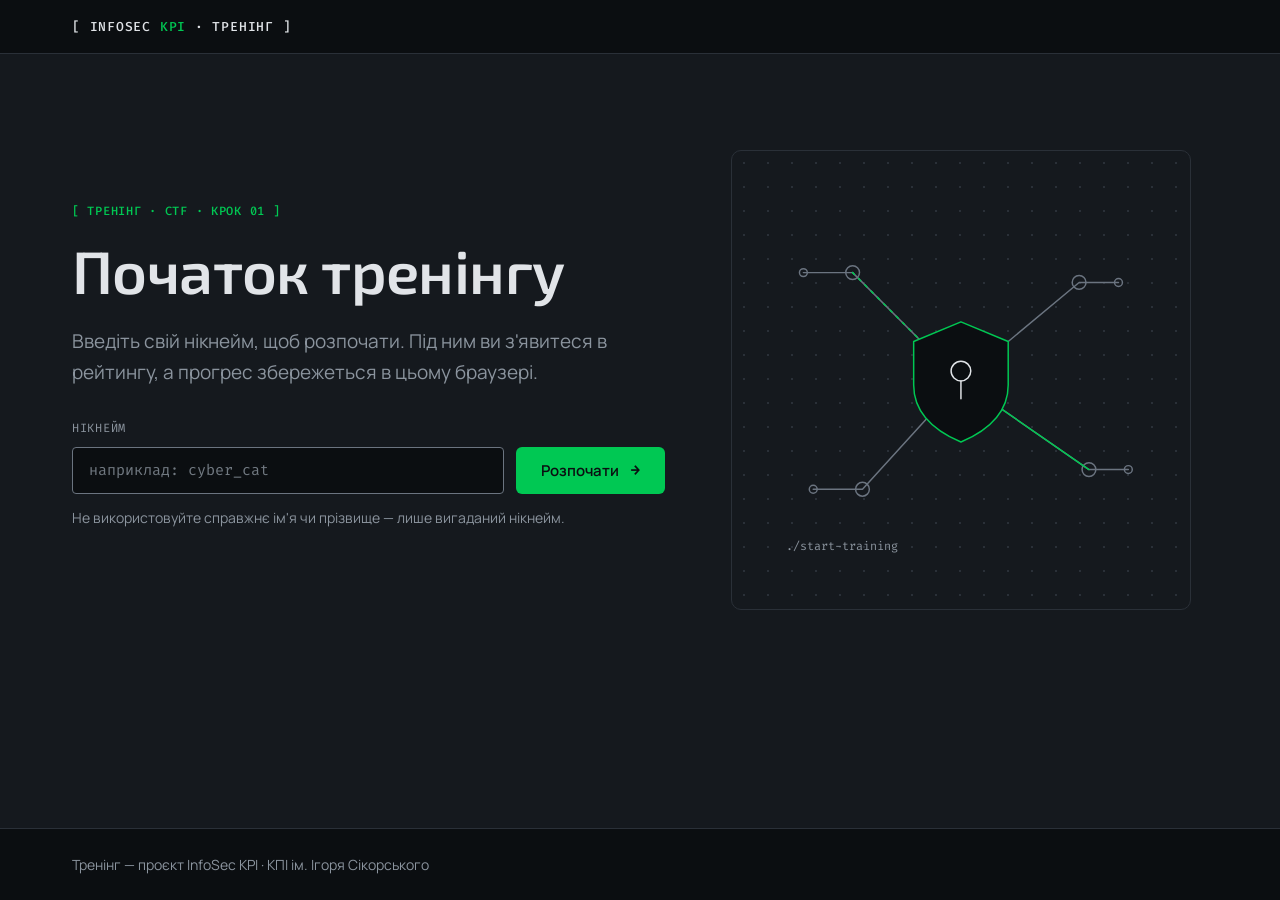
<file: index.html>
<!doctype html>
<html lang="uk" data-theme="team">
<head>
  <meta charset="utf-8">
  <meta name="viewport" content="width=device-width, initial-scale=1">
  <title>Початок тренінгу — InfoSec KPI</title>
  <meta name="description" content="Навчальний тренінг з кібербезпеки: веб-безпека, криптографія, криміналістика, реверс.">
  <link rel="icon" href="data:image/svg+xml,%3Csvg xmlns='http://www.w3.org/2000/svg' viewBox='0 0 32 32'%3E%3Crect width='32' height='32' rx='6' fill='%230B0E11'/%3E%3Cpath d='M11 8H8v16h3M21 8h3v16h-3' fill='none' stroke='%2300C853' stroke-width='2.5'/%3E%3C/svg%3E">
  <link rel="preconnect" href="https://fonts.googleapis.com">
  <link rel="preconnect" href="https://fonts.gstatic.com" crossorigin>
  <link href="https://fonts.googleapis.com/css2?family=Exo+2:wght@500;600&family=Fira+Code:wght@400;500&family=Manrope:wght@400;600&display=swap" rel="stylesheet">
  <link rel="stylesheet" href="css/style.css">
</head>
<body data-page="index">
  <a class="skip" href="#main">До змісту</a>
  <header class="isk-nav">
    <div class="container isk-nav__in">
      <a class="isk-nav__brand" href="index.html">[ INFOSEC <b>KPI</b> · ТРЕНІНГ ]</a>
      <div class="isk-nav__tools" id="nav-tools"></div>
    </div>
  </header>

  <main id="main" class="container">
    <section class="isk-hero">
      <div>
        <p class="eyebrow">[ ТРЕНІНГ · CTF · КРОК 01 ]</p>
        <h1 class="isk-hero__title">Початок тренінгу</h1>
        <p class="isk-hero__lead">Введіть свій нікнейм, щоб розпочати. Під ним ви з'явитеся в рейтингу, а прогрес збережеться в цьому браузері.</p>

        <form id="nick-form" novalidate>
          <label class="field-label" for="nick">Нікнейм</label>
          <div class="row">
            <input class="input" id="nick" name="nick" type="text" placeholder="наприклад: cyber_cat" autocomplete="off" autocapitalize="off" spellcheck="false" maxlength="20" aria-describedby="nick-help nick-error" required>
            <button class="isk-btn isk-btn--primary" type="submit">Розпочати <span class="isk-btn__arrow">→</span></button>
          </div>
          <p class="help" id="nick-help">Не використовуйте справжнє ім'я чи прізвище — лише вигаданий нікнейм.</p>
          <p class="err" id="nick-error" role="alert"></p>
        </form>

        <p id="continue" hidden class="help">Ви вже входили як <b id="continue-nick"></b>. <a href="modules.html">Продовжити →</a></p>
        <noscript><p class="err">Для роботи платформи потрібен JavaScript.</p></noscript>
      </div>

      <div class="isk-hero__art" aria-hidden="true">
        <svg viewBox="0 0 400 400" fill="none" stroke-linecap="round" stroke-linejoin="round">
          <g stroke="var(--border-strong)" stroke-width="1.5">
            <path d="M200 200L90 90M200 200L320 100M200 200L330 290M200 200L100 310M90 90H40M320 100h40M330 290h40M100 310H50"/>
            <circle cx="90" cy="90" r="7"/><circle cx="320" cy="100" r="7"/><circle cx="330" cy="290" r="7"/><circle cx="100" cy="310" r="7"/>
            <circle cx="40" cy="90" r="4"/><circle cx="360" cy="100" r="4"/><circle cx="370" cy="290" r="4"/><circle cx="50" cy="310" r="4"/>
          </g>
          <path d="M200 200L330 290" stroke="var(--accent)" stroke-width="1.5"/>
          <path d="M200 200L90 90" stroke="var(--accent)" stroke-width="1.5" stroke-dasharray="3 6"/>
          <path d="M200 140l48 20v44c0 28-20 46-48 58-28-12-48-30-48-58v-44z" fill="var(--surface)" stroke="var(--accent)" stroke-width="1.5"/>
          <circle cx="200" cy="190" r="10" stroke="var(--text)" stroke-width="1.5"/>
          <path d="M200 200v18" stroke="var(--text)" stroke-width="1.5"/>
          <text x="22" y="372" font-family="Fira Code, monospace" font-size="12" fill="var(--text-muted)" stroke="none">./start-training</text>
        </svg>
      </div>
    </section>
  </main>

  <footer class="foot"><div class="container">Тренінг — проєкт InfoSec KPI · КПІ ім. Ігоря Сікорського</div></footer>

  <script src="js/config.js"></script>
  <script src="js/data.js"></script>
  <script src="js/hashes.js"></script>
  <script src="js/app.js"></script>
</body>
</html>
</file>
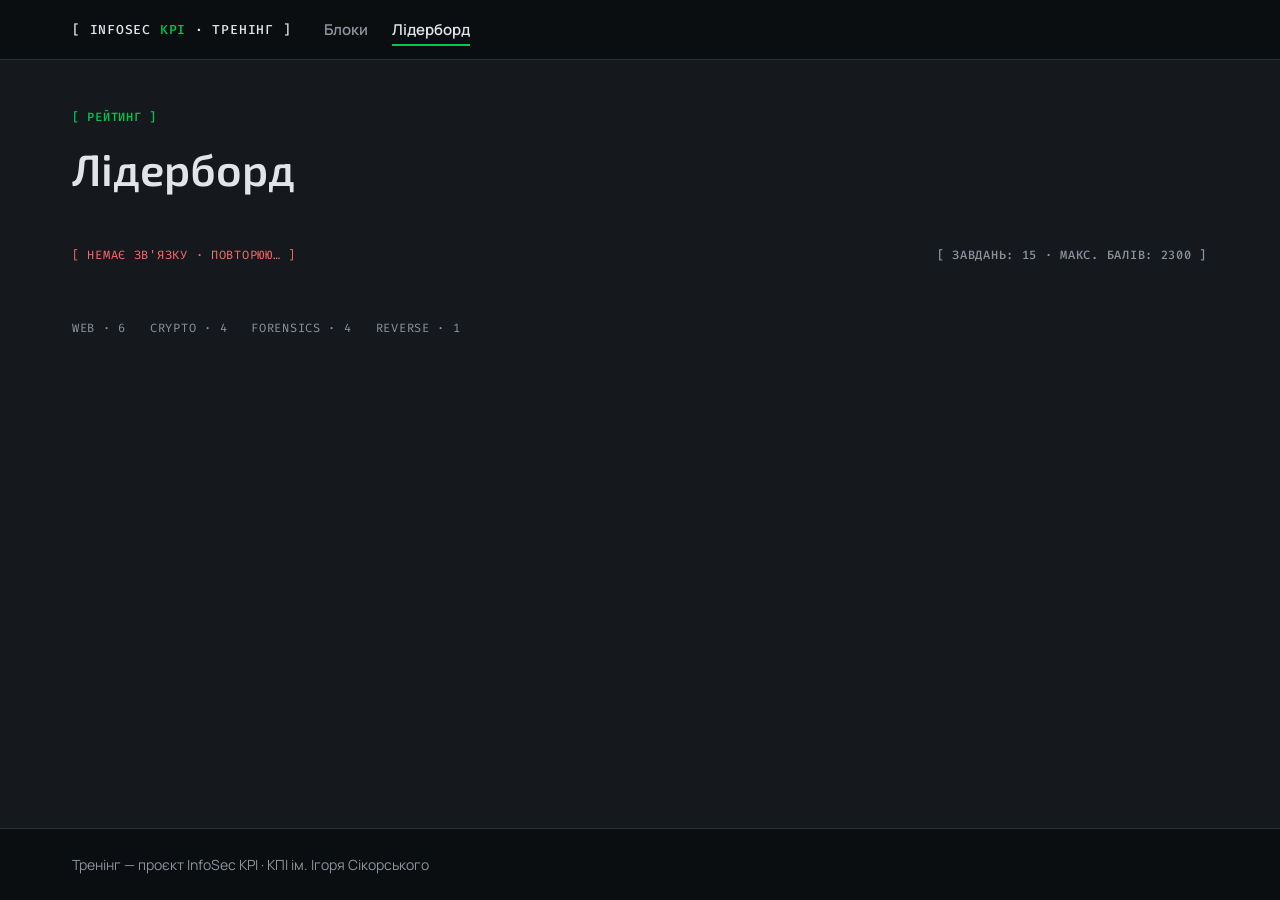
<file: leaderboard.html>
<!doctype html>
<html lang="uk" data-theme="team">
<head>
  <meta charset="utf-8">
  <meta name="viewport" content="width=device-width, initial-scale=1">
  <title>Лідерборд — InfoSec KPI</title>
  <meta name="description" content="Рейтинг учасників тренінгу: бали й прогрес по завданнях.">
  <link rel="icon" href="data:image/svg+xml,%3Csvg xmlns='http://www.w3.org/2000/svg' viewBox='0 0 32 32'%3E%3Crect width='32' height='32' rx='6' fill='%230B0E11'/%3E%3Cpath d='M11 8H8v16h3M21 8h3v16h-3' fill='none' stroke='%2300C853' stroke-width='2.5'/%3E%3C/svg%3E">
  <link rel="preconnect" href="https://fonts.googleapis.com">
  <link rel="preconnect" href="https://fonts.gstatic.com" crossorigin>
  <link href="https://fonts.googleapis.com/css2?family=Exo+2:wght@500;600&family=Fira+Code:wght@400;500&family=Manrope:wght@400;600&display=swap" rel="stylesheet">
  <link rel="stylesheet" href="css/style.css">
</head>
<body data-page="leaderboard">
  <a class="skip" href="#main">До змісту</a>
  <header class="isk-nav">
    <div class="container isk-nav__in">
      <a class="isk-nav__brand" href="index.html">[ INFOSEC <b>KPI</b> · ТРЕНІНГ ]</a>
      <ul class="isk-nav__links">
        <li><a class="isk-nav__link" href="modules.html">Блоки</a></li>
        <li><a class="isk-nav__link" href="leaderboard.html" aria-current="page">Лідерборд</a></li>
      </ul>
      <div class="isk-nav__tools" id="nav-tools"></div>
    </div>
  </header>

  <main id="main" class="container section">
    <div class="section__head">
      <p class="eyebrow" id="lb-eyebrow">[ РЕЙТИНГ ]</p>
      <h1 class="h1">Лідерборд</h1>
    </div>
    <div class="lb-bar">
      <span class="lb-status" id="lb-status" role="status" aria-live="polite">[ ЗАВАНТАЖЕННЯ… ]</span>
      <span class="isk-label isk-label--bare" id="lb-total"></span>
    </div>
    <ol class="lb" id="lb"></ol>
    <div class="lb-legend" id="lb-legend"></div>
    <noscript><p class="err">Для роботи платформи потрібен JavaScript.</p></noscript>
  </main>

  <footer class="foot"><div class="container">Тренінг — проєкт InfoSec KPI · КПІ ім. Ігоря Сікорського</div></footer>

  <script src="js/config.js"></script>
  <script src="js/data.js"></script>
  <script src="js/app.js"></script>
  <script src="js/leaderboard.js"></script>
</body>
</html>
</file>
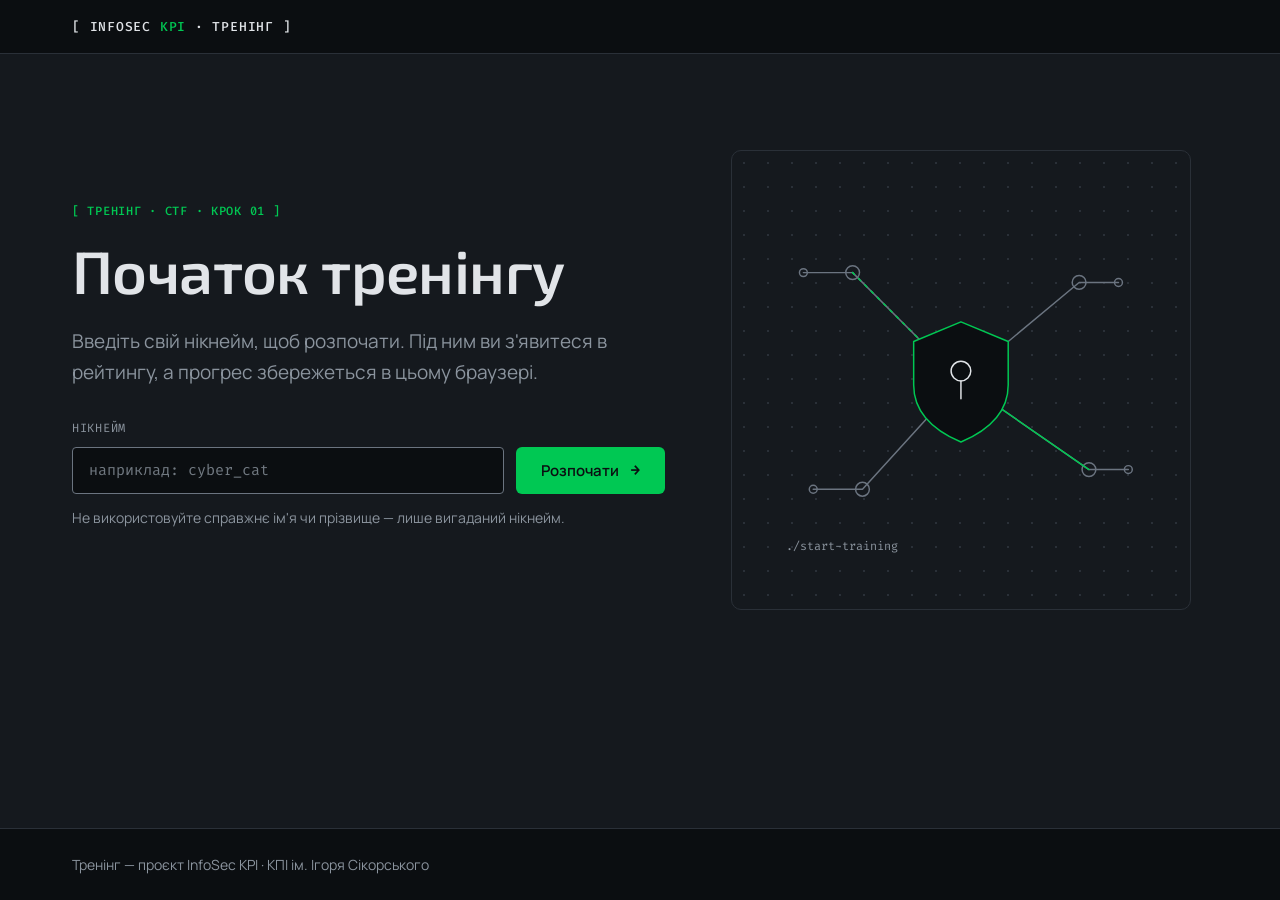
<file: module.html>
<!doctype html>
<html lang="uk" data-theme="team">
<head>
  <meta charset="utf-8">
  <meta name="viewport" content="width=device-width, initial-scale=1">
  <title>Блок — InfoSec KPI</title>
  <meta name="description" content="Завдання блоку: введіть знайдені прапори.">
  <link rel="icon" href="data:image/svg+xml,%3Csvg xmlns='http://www.w3.org/2000/svg' viewBox='0 0 32 32'%3E%3Crect width='32' height='32' rx='6' fill='%230B0E11'/%3E%3Cpath d='M11 8H8v16h3M21 8h3v16h-3' fill='none' stroke='%2300C853' stroke-width='2.5'/%3E%3C/svg%3E">
  <link rel="preconnect" href="https://fonts.googleapis.com">
  <link rel="preconnect" href="https://fonts.gstatic.com" crossorigin>
  <link href="https://fonts.googleapis.com/css2?family=Exo+2:wght@500;600&family=Fira+Code:wght@400;500&family=Manrope:wght@400;600&display=swap" rel="stylesheet">
  <link rel="stylesheet" href="css/style.css">
</head>
<body data-page="module">
  <a class="skip" href="#main">До змісту</a>
  <header class="isk-nav">
    <div class="container isk-nav__in">
      <a class="isk-nav__brand" href="index.html">[ INFOSEC <b>KPI</b> · ТРЕНІНГ ]</a>
      <ul class="isk-nav__links">
        <li><a class="isk-nav__link" href="modules.html" aria-current="page">Блоки</a></li>
        <li><a class="isk-nav__link" href="leaderboard.html">Лідерборд</a></li>
      </ul>
      <div class="isk-nav__tools" id="nav-tools"></div>
    </div>
  </header>

  <main id="main" class="container narrow section">
    <div id="module-root"></div>
    <noscript><p class="err">Для роботи платформи потрібен JavaScript.</p></noscript>
  </main>

  <footer class="foot"><div class="container">Тренінг — проєкт InfoSec KPI · КПІ ім. Ігоря Сікорського</div></footer>

  <script src="js/config.js"></script>
  <script src="js/data.js"></script>
  <script src="js/hashes.js"></script>
  <script src="js/app.js"></script>
</body>
</html>
</file>
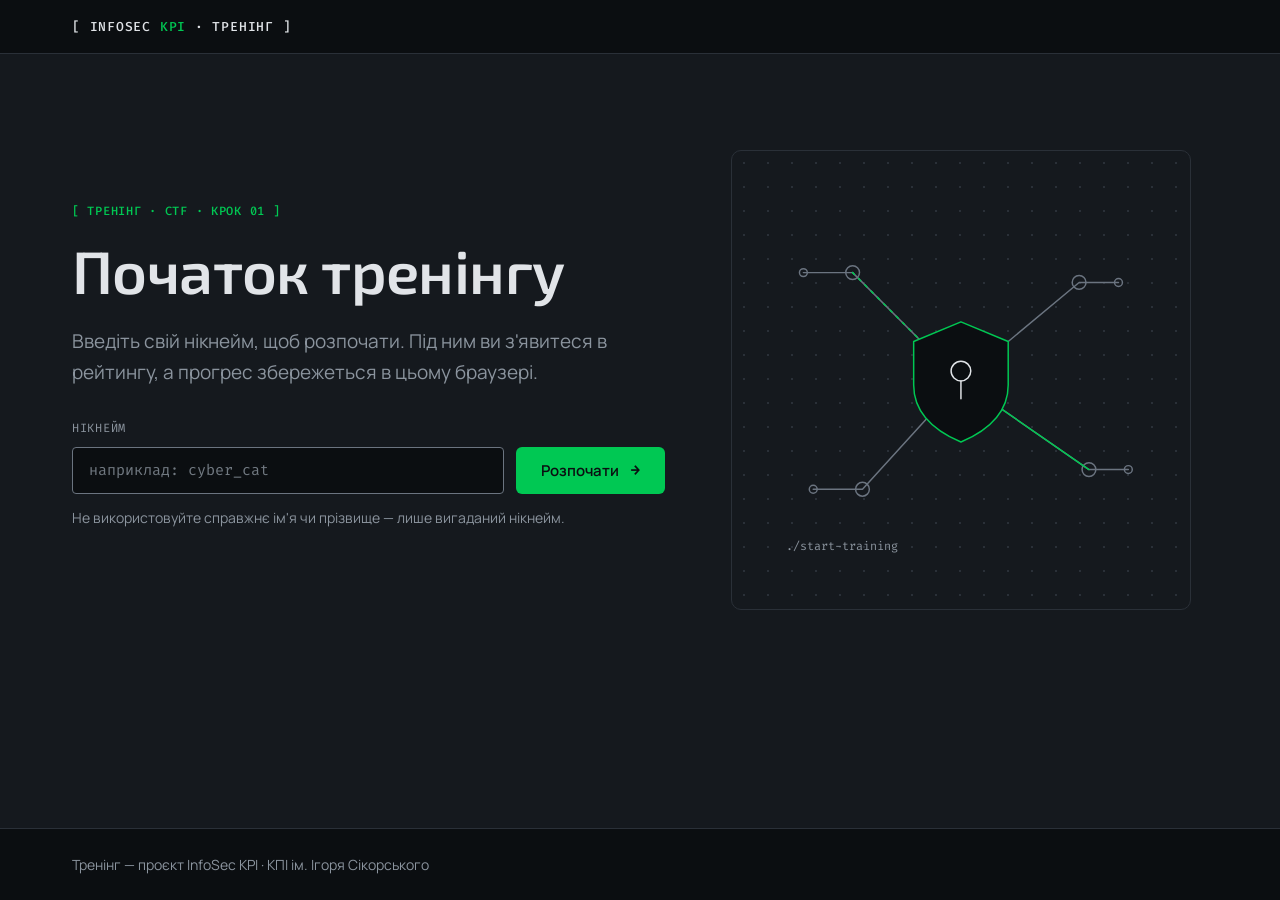
<file: modules.html>
<!doctype html>
<html lang="uk" data-theme="team">
<head>
  <meta charset="utf-8">
  <meta name="viewport" content="width=device-width, initial-scale=1">
  <title>Блоки завдань — InfoSec KPI</title>
  <meta name="description" content="Оберіть блок: веб-безпека, криптографія, криміналістика, реверс.">
  <link rel="icon" href="data:image/svg+xml,%3Csvg xmlns='http://www.w3.org/2000/svg' viewBox='0 0 32 32'%3E%3Crect width='32' height='32' rx='6' fill='%230B0E11'/%3E%3Cpath d='M11 8H8v16h3M21 8h3v16h-3' fill='none' stroke='%2300C853' stroke-width='2.5'/%3E%3C/svg%3E">
  <link rel="preconnect" href="https://fonts.googleapis.com">
  <link rel="preconnect" href="https://fonts.gstatic.com" crossorigin>
  <link href="https://fonts.googleapis.com/css2?family=Exo+2:wght@500;600&family=Fira+Code:wght@400;500&family=Manrope:wght@400;600&display=swap" rel="stylesheet">
  <link rel="stylesheet" href="css/style.css">
</head>
<body data-page="modules">
  <a class="skip" href="#main">До змісту</a>
  <header class="isk-nav">
    <div class="container isk-nav__in">
      <a class="isk-nav__brand" href="index.html">[ INFOSEC <b>KPI</b> · ТРЕНІНГ ]</a>
      <ul class="isk-nav__links">
        <li><a class="isk-nav__link" href="modules.html" aria-current="page">Блоки</a></li>
        <li><a class="isk-nav__link" href="leaderboard.html">Лідерборд</a></li>
      </ul>
      <div class="isk-nav__tools" id="nav-tools"></div>
    </div>
  </header>

  <main id="main" class="container section">
    <div class="section__head">
      <p class="eyebrow" id="overall">[ ПРОГРЕС: 0/0 ]</p>
      <h1 class="h1">Оберіть блок</h1>
      <p class="lead">Кожен блок — окрема тема з власними завданнями. Проходьте їх у будь-якому порядку.</p>
    </div>
    <div class="progress progress--total" role="group" aria-label="Загальний прогрес">
      <span class="isk-label isk-label--bare" id="overall-pts">[ БАЛИ: 0/0 ]</span>
      <div class="progress__bar"><div class="progress__fill" id="overall-fill"></div></div>
    </div>
    <div class="grid" id="modules"></div>
    <noscript><p class="err">Для роботи платформи потрібен JavaScript.</p></noscript>
  </main>

  <footer class="foot"><div class="container">Тренінг — проєкт InfoSec KPI · КПІ ім. Ігоря Сікорського</div></footer>

  <script src="js/config.js"></script>
  <script src="js/data.js"></script>
  <script src="js/hashes.js"></script>
  <script src="js/app.js"></script>
</body>
</html>
</file>
<file: css/style.css>
/* InfoSec KPI — тренінг. Токени взято з дизайн-системи «InfoSec Ecosystem».
   Тема продукту: data-theme="team" (Team Green) або data-theme="ctf" (CTF Orange) на <html>.
   Колір компонентів — лише через змінні accent, а не через green або orange напряму. */

:root {
  --bg: #15191E;
  --surface: #0B0E11;
  --border: #2A3038;
  --border-strong: #6B7480;
  --text: #E1E4E8;
  --text-muted: #8B949E;
  --silver: #B8C0CA;
  --green-400: #2ED877; --green-500: #00C853; --green-600: #00A846;
  --orange-400: #F59A33; --orange-500: #F07D00; --orange-600: #EC6605;
  --on-accent: #0B0E11;
  /* Додано поза дизайн-системою: стан помилки (у токенах його немає). 7:1 на --surface */
  --danger: #FF6B6B;

  --font-display: "Exo 2", "Manrope", system-ui, sans-serif;
  --font-sans: "Manrope", system-ui, -apple-system, "Segoe UI", sans-serif;
  --font-mono: "Fira Code", ui-monospace, "Cascadia Code", Consolas, monospace;

  --space-1: 4px; --space-2: 8px; --space-3: 12px; --space-4: 16px;
  --space-6: 24px; --space-8: 32px; --space-12: 48px; --space-24: 96px;
  --radius-sm: 4px; --radius-md: 6px; --radius-lg: 10px;
  --shadow-overlay: 0 12px 32px rgba(0, 0, 0, .45);
}
:root, [data-theme="team"] {
  --accent: var(--green-500); --accent-hover: var(--green-400); --accent-active: var(--green-600);
  --accent-subtle: rgba(0, 200, 83, .12); --accent-border: rgba(0, 200, 83, .45); --focus: var(--accent);
}
[data-theme="ctf"] {
  --accent: var(--orange-500); --accent-hover: var(--orange-400); --accent-active: var(--orange-600);
  --accent-subtle: rgba(240, 125, 0, .12); --accent-border: rgba(240, 125, 0, .45); --focus: var(--accent);
}

*, *::before, *::after { box-sizing: border-box; }
html { -webkit-text-size-adjust: 100%; }
body {
  margin: 0; background: var(--bg); color: var(--text);
  font-family: var(--font-sans); font-size: 16px; line-height: 1.65;
  -webkit-font-smoothing: antialiased; min-height: 100vh;
  display: flex; flex-direction: column;
}
main { flex: 1; }
:focus-visible { outline: 2px solid var(--focus); outline-offset: 2px; }
a { color: var(--accent); text-decoration: none; }
a:hover { text-decoration: underline; }
img { max-width: 100%; }
[hidden] { display: none !important; }

.container { width: 100%; max-width: 1200px; margin: 0 auto; padding: 0 var(--space-8); }
.narrow { max-width: 880px; }
.skip { position: absolute; left: -999px; top: 0; background: var(--accent); color: var(--on-accent); padding: var(--space-2) var(--space-4); z-index: 10; }
.skip:focus { left: var(--space-4); top: var(--space-4); }

/* ---------- Button ---------- */
.isk-btn { display: inline-flex; align-items: center; gap: var(--space-3); font-family: var(--font-sans); font-size: 15px; font-weight: 600; line-height: 1.4; padding: var(--space-3) var(--space-6); border-radius: var(--radius-md); border: 1px solid transparent; cursor: pointer; text-decoration: none; transition: background-color .15s ease-out, border-color .15s ease-out, color .15s ease-out; }
.isk-btn:hover { text-decoration: none; }
.isk-btn--primary { background: var(--accent); color: var(--on-accent); }
.isk-btn--primary:hover { background: var(--accent-hover); }
.isk-btn--primary:active { background: var(--accent-active); }
.isk-btn--secondary { background: transparent; color: var(--text); border-color: var(--border-strong); }
.isk-btn--secondary:hover { border-color: var(--accent); }
.isk-btn--ghost { background: transparent; color: var(--text-muted); padding-left: var(--space-2); padding-right: var(--space-2); }
.isk-btn--ghost:hover { color: var(--accent); }
.isk-btn[disabled] { opacity: .4; cursor: not-allowed; }
.isk-btn__arrow { font-family: var(--font-mono); }

/* ---------- Technical label ---------- */
.isk-label { display: inline-flex; align-items: center; gap: var(--space-1); font-family: var(--font-mono); font-size: 12px; font-weight: 500; letter-spacing: .06em; text-transform: uppercase; color: var(--text-muted); padding: var(--space-1) var(--space-2); border: 1px solid var(--border-strong); border-radius: var(--radius-sm); white-space: nowrap; }
.isk-label--accent { color: var(--accent); border-color: var(--accent-border); background: var(--accent-subtle); }
.isk-label--bare { border-color: transparent; padding-left: 0; padding-right: 0; }
.isk-label--raw { text-transform: none; } /* нікнейм показуємо як ввели, без верхнього регістру */
.eyebrow { font-family: var(--font-mono); font-size: 12px; font-weight: 500; letter-spacing: .06em; text-transform: uppercase; color: var(--accent); margin: 0 0 var(--space-4); }

/* ---------- Navbar ---------- */
.isk-nav { background: var(--surface); border-bottom: 1px solid var(--border); }
.isk-nav__in { display: flex; align-items: center; gap: var(--space-8); padding-top: var(--space-4); padding-bottom: var(--space-4); flex-wrap: wrap; }
.isk-nav__brand { font-family: var(--font-mono); font-size: 13px; font-weight: 500; letter-spacing: .06em; color: var(--text); white-space: nowrap; }
.isk-nav__brand:hover { text-decoration: none; }
.isk-nav__brand b { color: var(--accent); font-weight: 500; }
.isk-nav__links { display: flex; gap: var(--space-6); list-style: none; margin: 0; padding: 0; }
.isk-nav__link { font-size: 15px; font-weight: 600; color: var(--text-muted); padding: var(--space-1) 0; border-bottom: 2px solid transparent; }
.isk-nav__link:hover { color: var(--text); text-decoration: none; }
.isk-nav__link[aria-current="page"] { color: var(--text); border-bottom-color: var(--accent); }
.isk-nav__tools { margin-left: auto; display: flex; gap: var(--space-3); align-items: center; flex-wrap: wrap; }

/* ---------- Hero ---------- */
.isk-hero { display: grid; grid-template-columns: 1.2fr 1fr; gap: var(--space-12); align-items: center; padding: var(--space-24) 0; }
.isk-hero__title { font-family: var(--font-display); font-size: 60px; line-height: 1.08; font-weight: 600; letter-spacing: -.01em; margin: 0 0 var(--space-6); }
.isk-hero__lead { font-size: 19px; line-height: 1.6; color: var(--text-muted); margin: 0 0 var(--space-8); max-width: 34em; }
.isk-hero__art { aspect-ratio: 1 / 1; max-width: 460px; width: 100%; justify-self: center; border: 1px solid var(--border); border-radius: var(--radius-lg); background-image: radial-gradient(var(--border) 1px, transparent 1px); background-size: 24px 24px; display: flex; align-items: center; justify-content: center; }
.isk-hero__art svg { width: 86%; height: 86%; }

/* ---------- Form ---------- */
.field-label { display: block; font-family: var(--font-mono); font-size: 12px; letter-spacing: .06em; text-transform: uppercase; color: var(--text-muted); margin-bottom: var(--space-2); }
.input { width: 100%; font-family: var(--font-mono); font-size: 15px; color: var(--text); background: var(--surface); border: 1px solid var(--border-strong); border-radius: var(--radius-sm); padding: var(--space-3) var(--space-4); line-height: 1.4; }
.input::placeholder { color: var(--text-muted); opacity: .8; }
.input:hover { border-color: var(--text-muted); }
.input[aria-invalid="true"] { border-color: var(--danger); }
.input[disabled] { opacity: .75; cursor: not-allowed; }
.row { display: flex; gap: var(--space-3); align-items: stretch; flex-wrap: wrap; }
.row .input { flex: 1 1 240px; width: auto; }
.help { font-size: 14px; color: var(--text-muted); margin: var(--space-3) 0 0; }
.err { font-family: var(--font-mono); font-size: 13px; color: var(--danger); margin: var(--space-3) 0 0; min-height: 1.4em; }

/* ---------- Sections ---------- */
.section { padding-top: var(--space-12); padding-bottom: var(--space-24); }
.section__head { margin-bottom: var(--space-12); }
.h1 { font-family: var(--font-display); font-size: 44px; line-height: 1.12; font-weight: 600; margin: 0 0 var(--space-4); }
.lead { font-size: 19px; line-height: 1.6; color: var(--text-muted); margin: 0; max-width: 40em; }
.crumbs { font-family: var(--font-mono); font-size: 12px; letter-spacing: .06em; text-transform: uppercase; margin: 0 0 var(--space-6); color: var(--text-muted); }
.crumbs a { color: var(--text-muted); }
.crumbs a:hover { color: var(--accent); }

/* ---------- Cards ---------- */
.grid { display: grid; grid-template-columns: repeat(auto-fill, minmax(260px, 1fr)); gap: var(--space-6); }
.isk-card { display: flex; flex-direction: column; gap: var(--space-4); padding: var(--space-6); background: var(--surface); border: 1px solid var(--border); border-radius: var(--radius-lg); color: var(--text); transition: border-color .15s ease-out; }
a.isk-card:hover { border-color: var(--accent-border); text-decoration: none; }
.isk-card__visual { height: 120px; border: 1px solid var(--border); border-radius: var(--radius-md); background-color: var(--bg); background-image: radial-gradient(var(--border) 1px, transparent 1px); background-size: 16px 16px; display: flex; align-items: center; justify-content: center; color: var(--accent); }
.isk-card__visual svg { width: 56px; height: 56px; }
.isk-card__title { font-family: var(--font-display); font-size: 23px; line-height: 1.3; font-weight: 500; margin: 0; }
.isk-card__desc { color: var(--text-muted); margin: 0; }
.isk-card__meta { font-size: 14px; color: var(--text-muted); margin-top: auto; padding-top: var(--space-4); border-top: 1px solid var(--border); }
.tags { display: flex; gap: var(--space-2); flex-wrap: wrap; }
.module--soon { opacity: .55; cursor: not-allowed; }
.module--soon .isk-card__visual { color: var(--text-muted); }

/* ---------- Case / story ---------- */
.story p { margin: 0 0 var(--space-4); }
.story p:last-child { margin-bottom: 0; }
.files { display: flex; flex-direction: column; gap: var(--space-3); }
.file { display: flex; align-items: center; gap: var(--space-4); flex-wrap: wrap; }
.file__name { font-family: var(--font-mono); font-size: 15px; }
.hash { font-family: var(--font-mono); font-size: 11px; letter-spacing: .04em; color: var(--text-muted); word-break: break-all; margin: 0; }
.stack { display: flex; flex-direction: column; gap: var(--space-6); }

/* ---------- Progress ---------- */
.progress { display: flex; align-items: center; gap: var(--space-4); }
.progress__bar { flex: 1; height: 4px; background: var(--border); border-radius: 2px; overflow: hidden; }
.progress__fill { height: 100%; width: 0; background: var(--accent); transition: width .18s ease-out; }

/* ---------- Task ---------- */
.task { display: flex; flex-direction: column; gap: var(--space-4); padding: var(--space-6); background: var(--surface); border: 1px solid var(--border); border-radius: var(--radius-lg); }
.task[data-solved="true"] { border-color: var(--accent-border); }
.task__head { display: flex; align-items: center; justify-content: space-between; gap: var(--space-3); flex-wrap: wrap; }
.task__title { font-family: var(--font-display); font-size: 23px; line-height: 1.3; font-weight: 500; margin: 0; }
.task__text { margin: 0; }
.links { display: flex; gap: var(--space-3); flex-wrap: wrap; }
.link-chip { display: inline-flex; align-items: center; gap: var(--space-2); font-family: var(--font-mono); font-size: 13px; color: var(--text); border: 1px solid var(--border-strong); border-radius: var(--radius-sm); padding: var(--space-2) var(--space-3); }
.link-chip:hover { border-color: var(--accent); color: var(--accent); text-decoration: none; }
.fb { font-family: var(--font-mono); font-size: 13px; margin: 0; min-height: 1.4em; color: var(--text-muted); }
.fb--ok { color: var(--accent); }
.fb--bad { color: var(--danger); }

/* ---------- Empty ---------- */
.isk-empty { display: flex; flex-direction: column; align-items: center; text-align: center; gap: var(--space-4); padding: var(--space-12) var(--space-6); border: 1px solid var(--border); border-radius: var(--radius-lg); background: var(--surface); }
.isk-empty__code { font-family: var(--font-mono); font-size: 15px; color: var(--accent); margin: 0; }

/* ---------- Footer ---------- */
.foot { border-top: 1px solid var(--border); background: var(--surface); padding: var(--space-6) 0; font-size: 14px; color: var(--text-muted); }

@media (max-width: 760px) {
  .container { padding: 0 var(--space-4); }
  .isk-hero { grid-template-columns: 1fr; padding: var(--space-12) 0; gap: var(--space-8); }
  .isk-hero__title { font-size: 40px; }
  .h1 { font-size: 32px; }
  .section { padding-top: var(--space-8); padding-bottom: var(--space-12); }
  .isk-nav__in { gap: var(--space-4); }
  .isk-nav__tools { margin-left: 0; width: 100%; }
  .task, .isk-card { padding: var(--space-4); }
}
@media (prefers-reduced-motion: reduce) { * { transition: none !important; } }

/* ---------- Code box (шифротекст) ---------- */
.codebox { border: 1px solid var(--border); border-radius: var(--radius-md); background: var(--bg); }
.codebox__head { display: flex; align-items: center; justify-content: space-between; gap: var(--space-3); padding: var(--space-2) var(--space-3); border-bottom: 1px solid var(--border); }
.codebox__pre { margin: 0; padding: var(--space-3) var(--space-4); font-family: var(--font-mono); font-size: 14px; line-height: 1.6; color: var(--text); white-space: pre-wrap; overflow-wrap: anywhere; user-select: all; }
.task .files { padding: var(--space-3) var(--space-4); border: 1px solid var(--border); border-radius: var(--radius-md); background: var(--bg); }
.progress--total { margin-bottom: var(--space-8); }

/* ---------- Leaderboard ---------- */
.lb-bar { display: flex; align-items: center; justify-content: space-between; gap: var(--space-4); flex-wrap: wrap; margin-bottom: var(--space-6); }
.lb-status { font-family: var(--font-mono); font-size: 12px; letter-spacing: .06em; text-transform: uppercase; color: var(--text-muted); }
.lb-status--bad { color: var(--danger); }
.lb { list-style: none; margin: 0; padding: 0; display: flex; flex-direction: column; gap: var(--space-3); }
.lb__row { display: grid; grid-template-columns: 56px minmax(120px, 220px) 1fr 120px; gap: var(--space-4); align-items: center; padding: var(--space-4) var(--space-6); background: var(--surface); border: 1px solid var(--border); border-radius: var(--radius-lg); }
.lb__row--me { border-color: var(--accent); }
.lb__row--top { border-color: var(--accent-border); }
.lb__rank { font-family: var(--font-mono); font-size: 20px; color: var(--text-muted); }
.lb__row--top .lb__rank { color: var(--accent); }
.lb__nick { font-family: var(--font-mono); font-size: 17px; overflow: hidden; text-overflow: ellipsis; white-space: nowrap; }
.lb__pts { font-family: var(--font-mono); font-size: 17px; text-align: right; color: var(--accent); }
.lb__pts small { display: block; font-size: 12px; color: var(--text-muted); }
.segs { display: flex; gap: 3px; height: 14px; }
.seg { flex: 1; background: var(--border); border-radius: 2px; transition: background-color .3s ease-out; }
.seg--on { background: var(--accent); }
.seg-gap { flex: 0 0 10px; }
.lb-empty { padding: var(--space-12) 0; text-align: center; color: var(--text-muted); font-family: var(--font-mono); }
.lb-legend { display: flex; gap: var(--space-6); flex-wrap: wrap; margin-top: var(--space-6); font-family: var(--font-mono); font-size: 12px; color: var(--text-muted); text-transform: uppercase; letter-spacing: .06em; }
.tv .lb__row { padding: var(--space-6) var(--space-8); }
.tv .lb__nick, .tv .lb__pts { font-size: 28px; }
.tv .lb__rank { font-size: 30px; }
.tv .segs { height: 22px; }
.tv .container { max-width: 1600px; }
@media (max-width: 720px) {
  .lb__row { grid-template-columns: 40px 1fr auto; }
  .lb__row .segs { grid-column: 1 / -1; order: 5; }
}

/* ---------- Hints ---------- */
.hints details { border-top: 1px solid var(--border); padding: var(--space-3) 0; }
.hints summary { cursor: pointer; font-family: var(--font-mono); font-size: 13px; color: var(--text-muted); }
.hints summary:hover { color: var(--accent); }
.hints p { margin: var(--space-3) 0 0; color: var(--text-muted); }
.codebox__pre { overflow-x: auto; }
</file>
